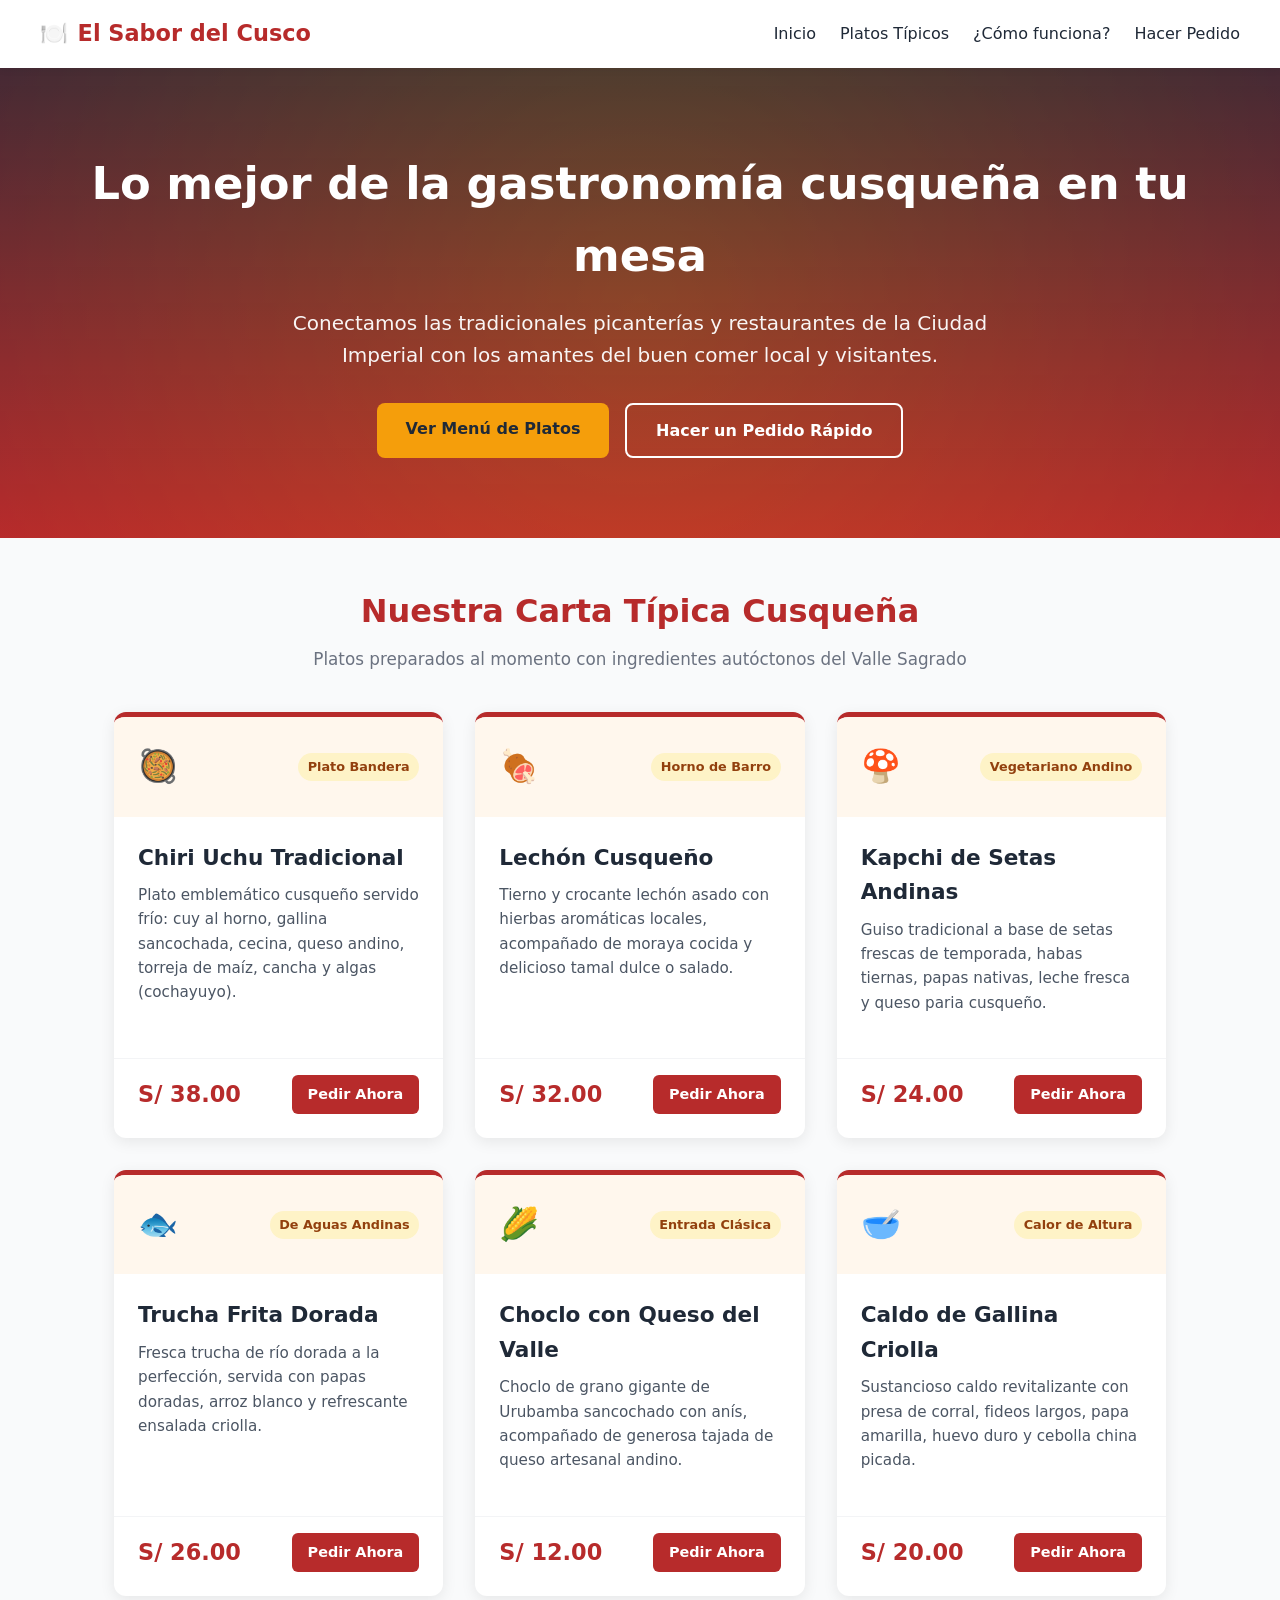
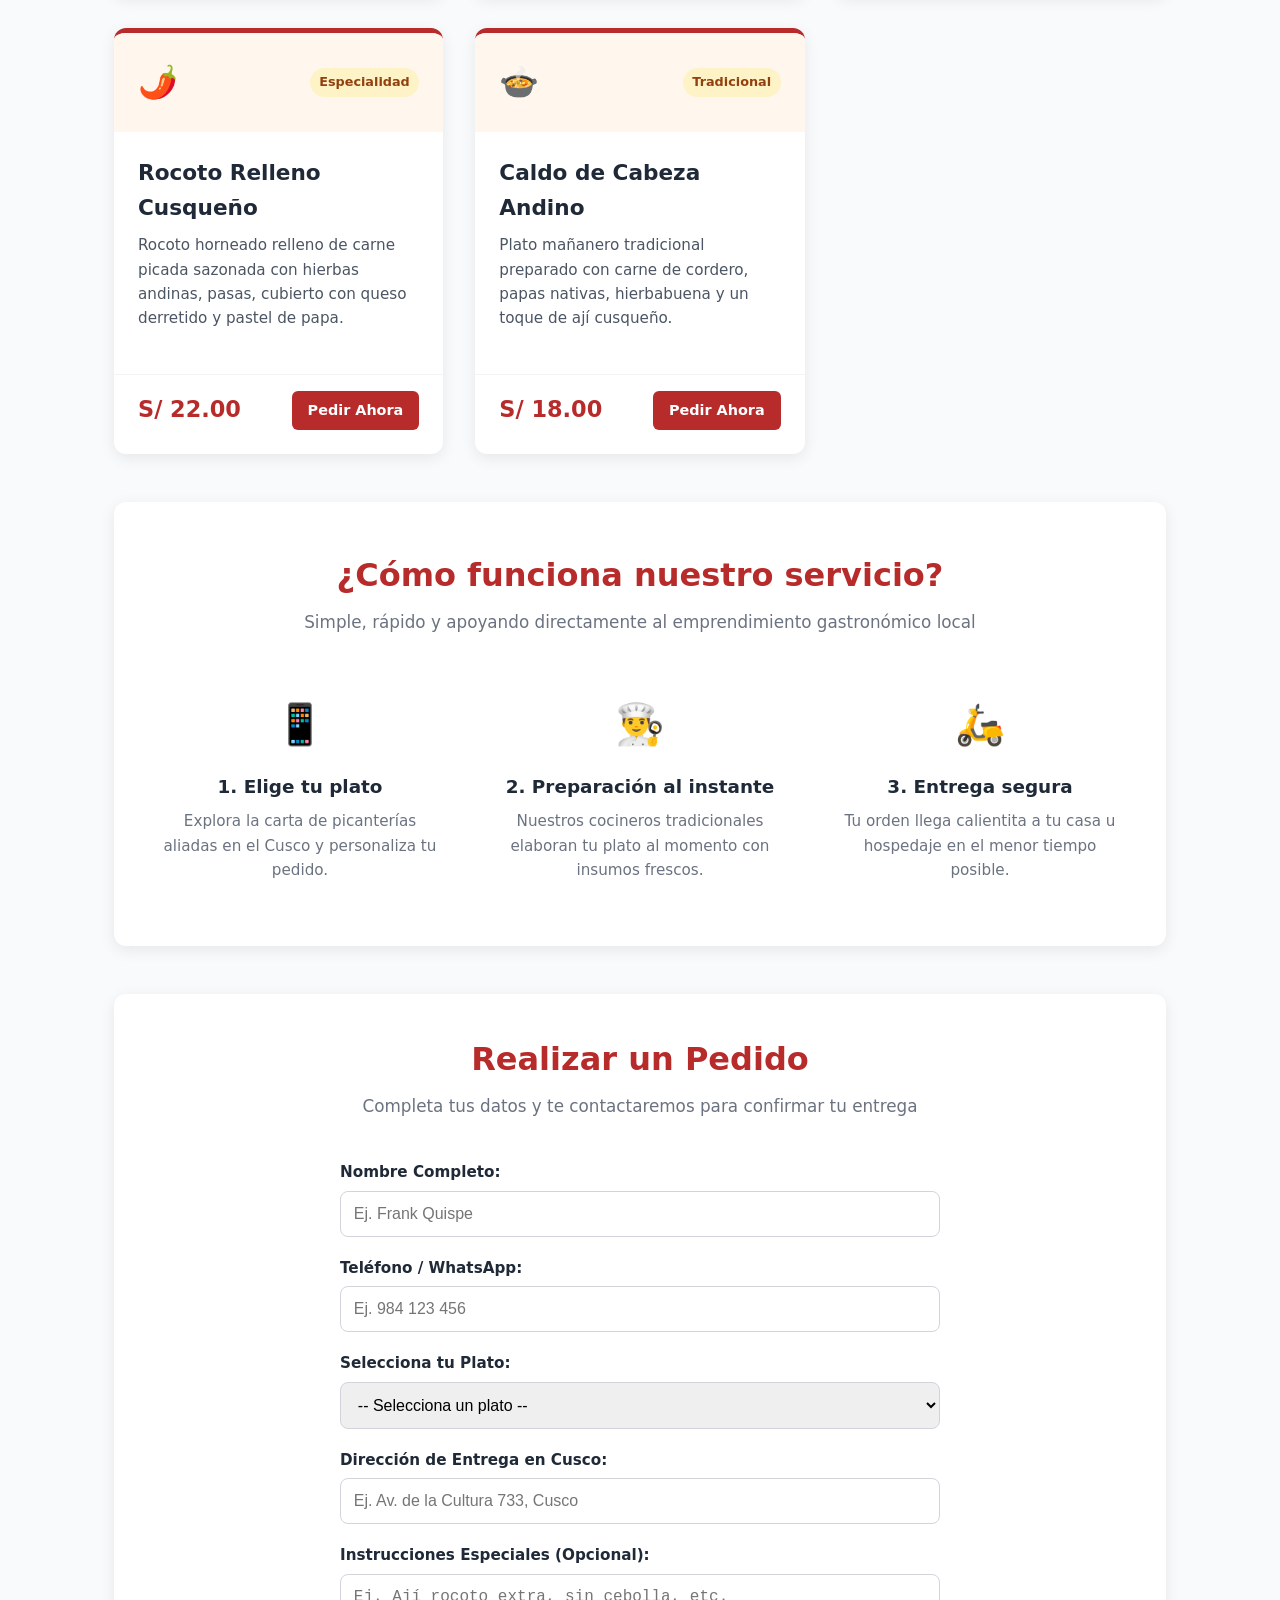
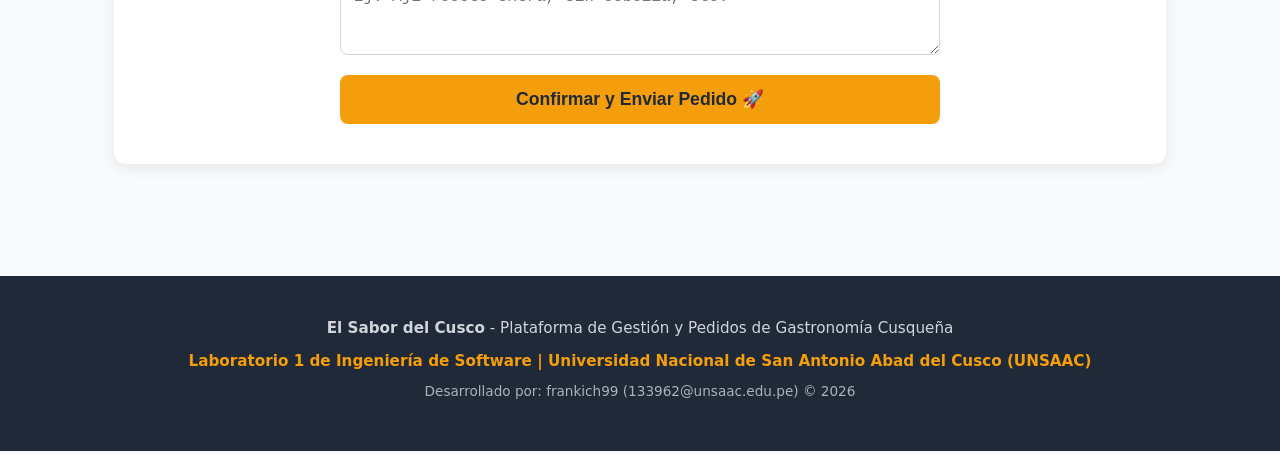
<file: index.html>
<!DOCTYPE html>
<html lang="es">
<head>
    <meta charset="UTF-8">
    <meta name="viewport" content="width=device-width, initial-scale=1.0">
    <title>El Sabor del Cusco - Pedidos de Comida Tradicional</title>
    <link rel="stylesheet" href="src/css/styles.css">
</head>
<body>

    <!-- Navegación -->
    <header>
        <nav class="navbar">
            <a href="#" class="logo">
                <span>🍽️</span> El Sabor del Cusco
            </a>
            <ul class="nav-links">
                <li><a href="#inicio">Inicio</a></li>
                <li><a href="#menu">Platos Típicos</a></li>
                <li><a href="#proceso">¿Cómo funciona?</a></li>
                <li><a href="#pedido">Hacer Pedido</a></li>
            </ul>
        </nav>
    </header>

    <!-- Hero Section -->
    <section class="hero" id="inicio">
        <h1>Lo mejor de la gastronomía cusqueña en tu mesa</h1>
        <p>Conectamos las tradicionales picanterías y restaurantes de la Ciudad Imperial con los amantes del buen comer local y visitantes.</p>
        <div class="hero-buttons">
            <a href="#menu" class="btn btn-primary">Ver Menú de Platos</a>
            <a href="#pedido" class="btn btn-outline">Hacer un Pedido Rápido</a>
        </div>
    </section>

    <!-- Menú de Platos Típicos -->
    <main class="container">
        <section class="menu-section" id="menu">
            <div class="section-title">
                <h2>Nuestra Carta Típica Cusqueña</h2>
                <p>Platos preparados al momento con ingredientes autóctonos del Valle Sagrado</p>
            </div>

            <div class="menu-grid">
                <!-- Plato 1 -->
                <article class="food-card">
                    <div class="card-header">
                        <span style="font-size: 2rem;">🥘</span>
                        <span class="food-badge">Plato Bandera</span>
                    </div>
                    <div class="card-body">
                        <h3>Chiri Uchu Tradicional</h3>
                        <p>Plato emblemático cusqueño servido frío: cuy al horno, gallina sancochada, cecina, queso andino, torreja de maíz, cancha y algas (cochayuyo).</p>
                    </div>
                    <div class="card-footer">
                        <span class="price">S/ 38.00</span>
                        <a href="#pedido" class="btn btn-sm">Pedir Ahora</a>
                    </div>
                </article>

                <!-- Plato 2 -->
                <article class="food-card">
                    <div class="card-header">
                        <span style="font-size: 2rem;">🍖</span>
                        <span class="food-badge">Horno de Barro</span>
                    </div>
                    <div class="card-body">
                        <h3>Lechón Cusqueño</h3>
                        <p>Tierno y crocante lechón asado con hierbas aromáticas locales, acompañado de moraya cocida y delicioso tamal dulce o salado.</p>
                    </div>
                    <div class="card-footer">
                        <span class="price">S/ 32.00</span>
                        <a href="#pedido" class="btn btn-sm">Pedir Ahora</a>
                    </div>
                </article>

                <!-- Plato 3 -->
                <article class="food-card">
                    <div class="card-header">
                        <span style="font-size: 2rem;">🍄</span>
                        <span class="food-badge">Vegetariano Andino</span>
                    </div>
                    <div class="card-body">
                        <h3>Kapchi de Setas Andinas</h3>
                        <p>Guiso tradicional a base de setas frescas de temporada, habas tiernas, papas nativas, leche fresca y queso paria cusqueño.</p>
                    </div>
                    <div class="card-footer">
                        <span class="price">S/ 24.00</span>
                        <a href="#pedido" class="btn btn-sm">Pedir Ahora</a>
                    </div>
                </article>

                <!-- Plato 4 -->
                <article class="food-card">
                    <div class="card-header">
                        <span style="font-size: 2rem;">🐟</span>
                        <span class="food-badge">De Aguas Andinas</span>
                    </div>
                    <div class="card-body">
                        <h3>Trucha Frita Dorada</h3>
                        <p>Fresca trucha de río dorada a la perfección, servida con papas doradas, arroz blanco y refrescante ensalada criolla.</p>
                    </div>
                    <div class="card-footer">
                        <span class="price">S/ 26.00</span>
                        <a href="#pedido" class="btn btn-sm">Pedir Ahora</a>
                    </div>
                </article>

                <!-- Plato 5 -->
                <article class="food-card">
                    <div class="card-header">
                        <span style="font-size: 2rem;">🌽</span>
                        <span class="food-badge">Entrada Clásica</span>
                    </div>
                    <div class="card-body">
                        <h3>Choclo con Queso del Valle</h3>
                        <p>Choclo de grano gigante de Urubamba sancochado con anís, acompañado de generosa tajada de queso artesanal andino.</p>
                    </div>
                    <div class="card-footer">
                        <span class="price">S/ 12.00</span>
                        <a href="#pedido" class="btn btn-sm">Pedir Ahora</a>
                    </div>
                </article>

                <!-- Plato 6 -->
                <article class="food-card">
                    <div class="card-header">
                        <span style="font-size: 2rem;">🥣</span>
                        <span class="food-badge">Calor de Altura</span>
                    </div>
                    <div class="card-body">
                        <h3>Caldo de Gallina Criolla</h3>
                        <p>Sustancioso caldo revitalizante con presa de corral, fideos largos, papa amarilla, huevo duro y cebolla china picada.</p>
                    </div>
                    <div class="card-footer">
                        <span class="price">S/ 20.00</span>
                        <a href="#pedido" class="btn btn-sm">Pedir Ahora</a>
                    </div>
                </article>

                <!-- Plato 7 -->
                <article class="food-card">
                    <div class="card-header">
                        <span style="font-size: 2rem;">🌶️</span>
                        <span class="food-badge">Especialidad</span>
                    </div>
                    <div class="card-body">
                        <h3>Rocoto Relleno Cusqueño</h3>
                        <p>Rocoto horneado relleno de carne picada sazonada con hierbas andinas, pasas, cubierto con queso derretido y pastel de papa.</p>
                    </div>
                    <div class="card-footer">
                        <span class="price">S/ 22.00</span>
                        <a href="#pedido" class="btn btn-sm">Pedir Ahora</a>
                    </div>
                </article>

                <!-- Plato 8 -->
                <article class="food-card">
                    <div class="card-header">
                        <span style="font-size: 2rem;">🍲</span>
                        <span class="food-badge">Tradicional</span>
                    </div>
                    <div class="card-body">
                        <h3>Caldo de Cabeza Andino</h3>
                        <p>Plato mañanero tradicional preparado con carne de cordero, papas nativas, hierbabuena y un toque de ají cusqueño.</p>
                    </div>
                    <div class="card-footer">
                        <span class="price">S/ 18.00</span>
                        <a href="#pedido" class="btn btn-sm">Pedir Ahora</a>
                    </div>
                </article>
            </div>
        </section>

        <!-- ¿Cómo Funciona? -->
        <section class="features-section" id="proceso">
            <div class="section-title">
                <h2>¿Cómo funciona nuestro servicio?</h2>
                <p>Simple, rápido y apoyando directamente al emprendimiento gastronómico local</p>
            </div>
            <div class="features-grid">
                <div class="feature-item">
                    <div class="feature-icon">📱</div>
                    <h4>1. Elige tu plato</h4>
                    <p>Explora la carta de picanterías aliadas en el Cusco y personaliza tu pedido.</p>
                </div>
                <div class="feature-item">
                    <div class="feature-icon">👨‍🍳</div>
                    <h4>2. Preparación al instante</h4>
                    <p>Nuestros cocineros tradicionales elaboran tu plato al momento con insumos frescos.</p>
                </div>
                <div class="feature-item">
                    <div class="feature-icon">🛵</div>
                    <h4>3. Entrega segura</h4>
                    <p>Tu orden llega calientita a tu casa u hospedaje en el menor tiempo posible.</p>
                </div>
            </div>
        </section>

        <!-- Formulario de Pedido Simulado -->
        <section class="order-section" id="pedido">
            <div class="section-title">
                <h2>Realizar un Pedido</h2>
                <p>Completa tus datos y te contactaremos para confirmar tu entrega</p>
            </div>

            <form class="order-form">
                <div class="form-group">
                    <label for="nombre">Nombre Completo:</label>
                    <input type="text" id="nombre" placeholder="Ej. Frank Quispe" required>
                </div>

                <div class="form-group">
                    <label for="telefono">Teléfono / WhatsApp:</label>
                    <input type="tel" id="telefono" placeholder="Ej. 984 123 456" required>
                </div>

                <div class="form-group">
                    <label for="plato">Selecciona tu Plato:</label>
                    <select id="plato" required>
                        <option value="">-- Selecciona un plato --</option>
                        <option value="chiri-uchu">Chiri Uchu Tradicional - S/ 38.00</option>
                        <option value="lechon">Lechón Cusqueño - S/ 32.00</option>
                        <option value="kapchi">Kapchi de Setas Andinas - S/ 24.00</option>
                        <option value="trucha">Trucha Frita Dorada - S/ 26.00</option>
                        <option value="choclo">Choclo con Queso - S/ 12.00</option>
                        <option value="caldo">Caldo de Gallina Criolla - S/ 20.00</option>
                        <option value="rocoto">Rocoto Relleno Cusqueño - S/ 22.00</option>
                        <option value="cabeza">Caldo de Cabeza Andino - S/ 18.00</option>
                    </select>
                </div>

                <div class="form-group">
                    <label for="direccion">Dirección de Entrega en Cusco:</label>
                    <input type="text" id="direccion" placeholder="Ej. Av. de la Cultura 733, Cusco" required>
                </div>

                <div class="form-group">
                    <label for="notas">Instrucciones Especiales (Opcional):</label>
                    <textarea id="notas" rows="3" placeholder="Ej. Ají rocoto extra, sin cebolla, etc."></textarea>
                </div>

                <button type="submit" class="btn btn-primary" style="font-size: 1.1rem; padding: 0.9rem;">Confirmar y Enviar Pedido 🚀</button>
            </form>
        </section>
    </main>

    <!-- Footer -->
    <footer>
        <p><strong>El Sabor del Cusco</strong> - Plataforma de Gestión y Pedidos de Gastronomía Cusqueña</p>
        <p class="footer-credits">Laboratorio 1 de Ingeniería de Software | Universidad Nacional de San Antonio Abad del Cusco (UNSAAC)</p>
        <p style="font-size: 0.85rem; margin-top: 0.5rem; opacity: 0.8;">Desarrollado por: frankich99 (133962@unsaac.edu.pe) &copy; 2026</p>
    </footer>

    <!-- Script de interacción simple -->
    <script src="src/js/app.js"></script>
</body>
</html>
</file>
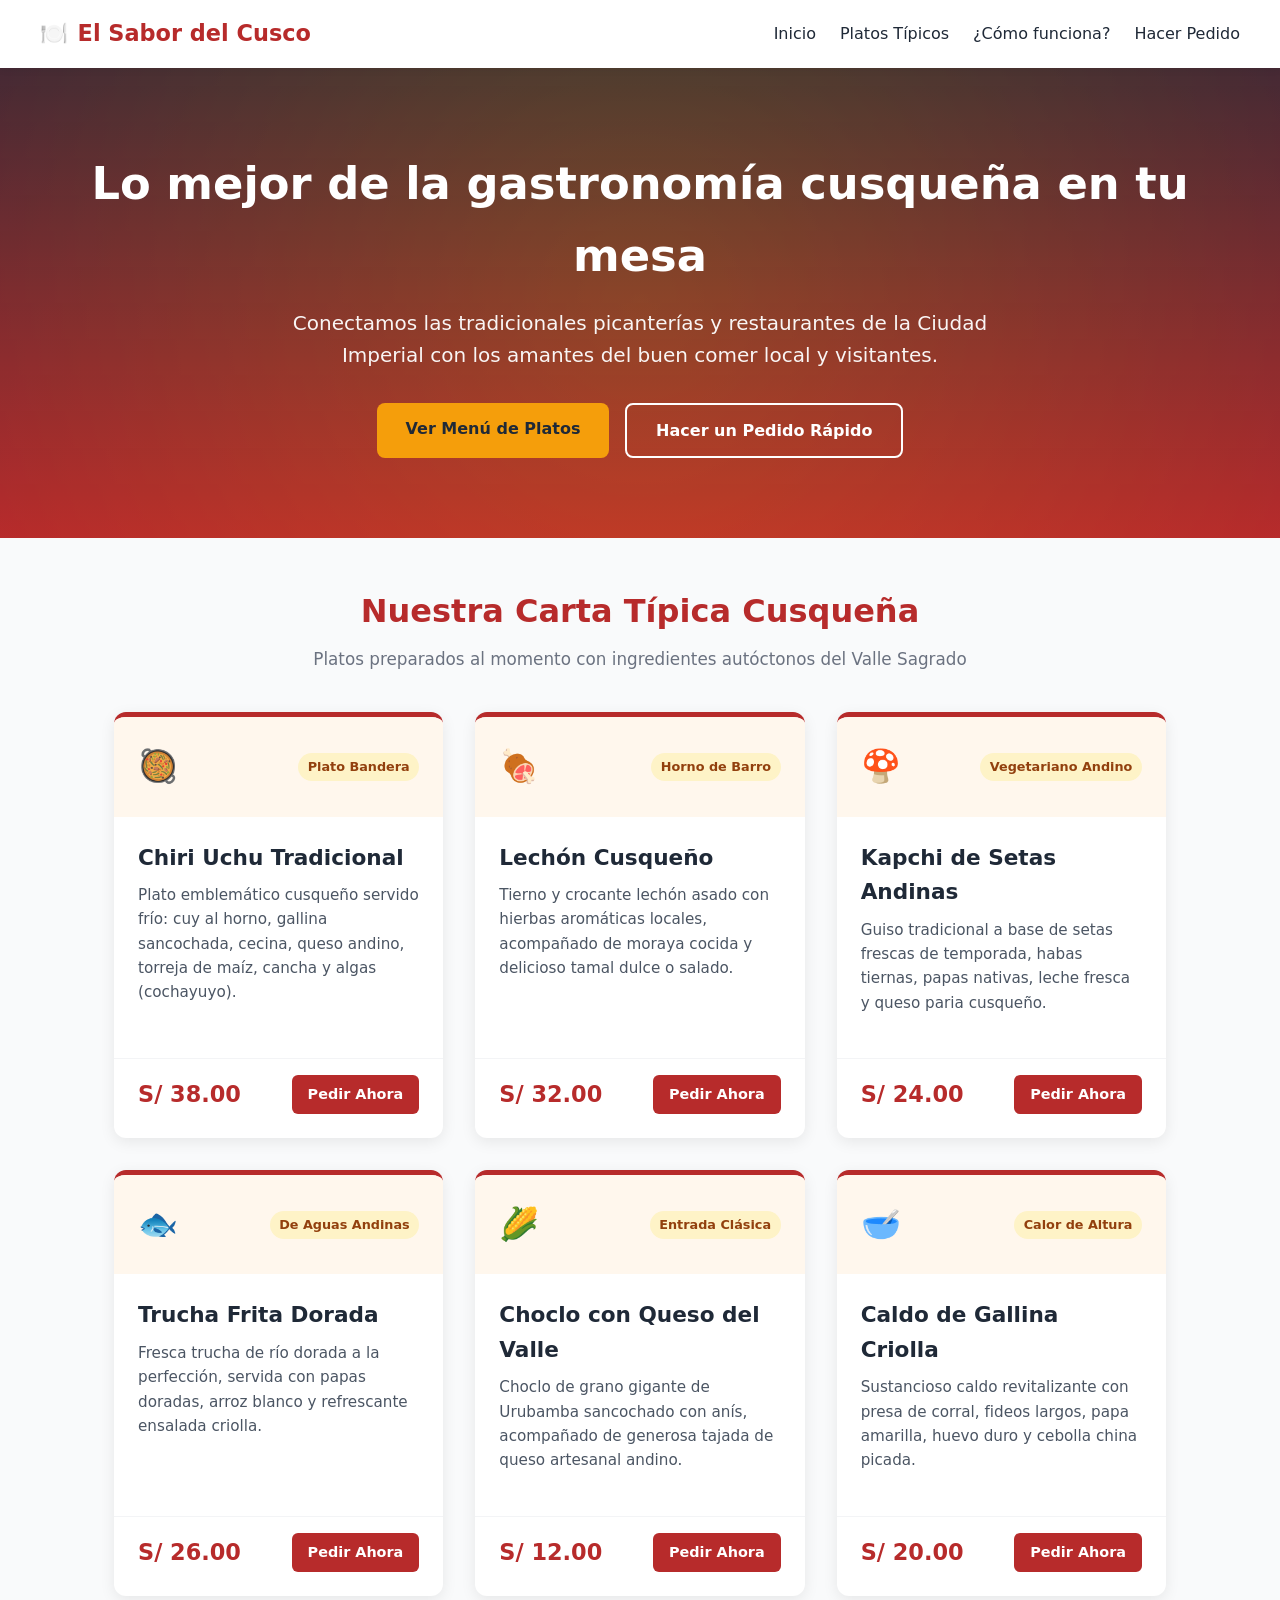
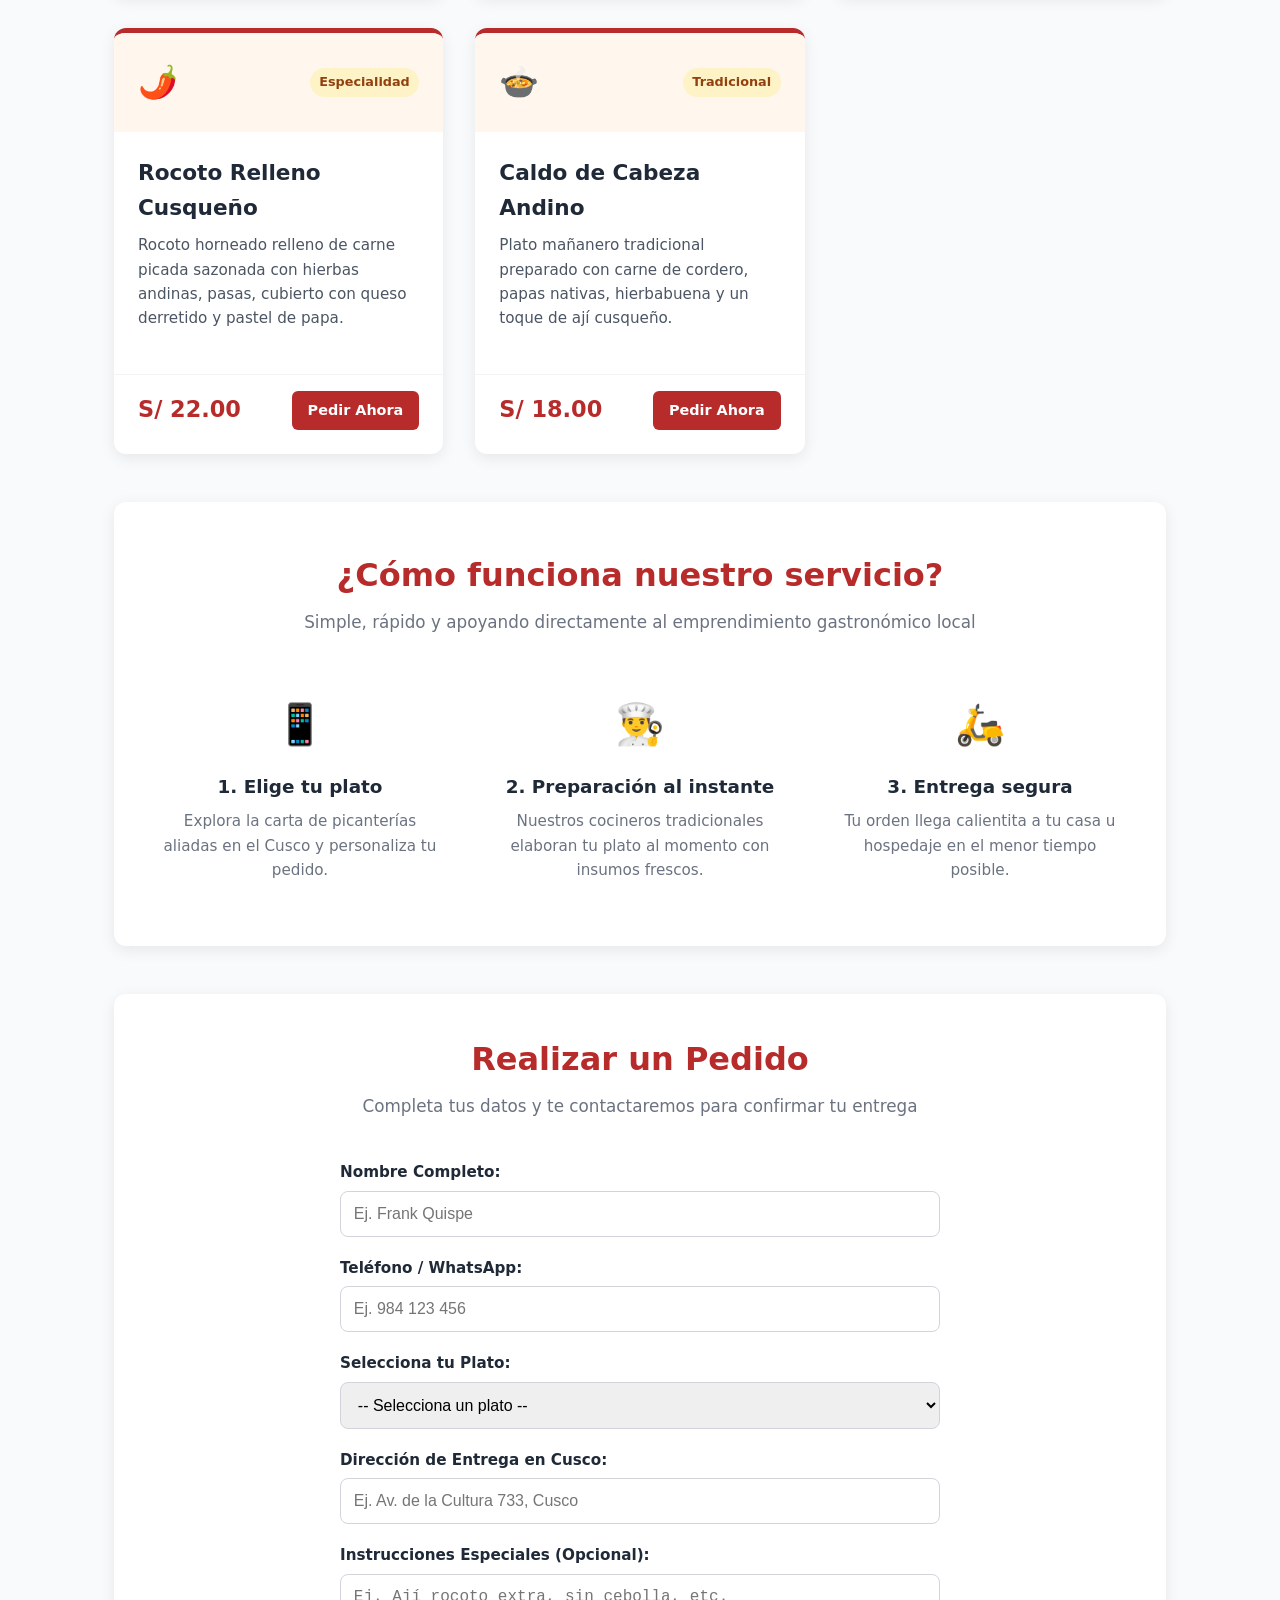
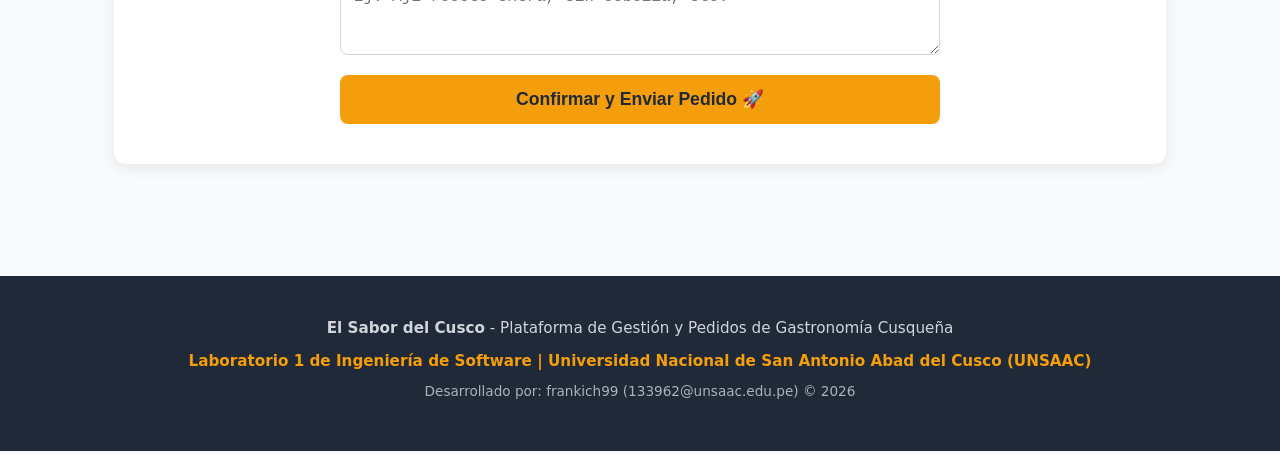
<file: src/index.html>
<!DOCTYPE html>
<html lang="es">
<head>
    <meta charset="UTF-8">
    <meta name="viewport" content="width=device-width, initial-scale=1.0">
    <title>El Sabor del Cusco - Pedidos de Comida Tradicional</title>
    <link rel="stylesheet" href="css/styles.css">
</head>
<body>

    <!-- Navegación -->
    <header>
        <nav class="navbar">
            <a href="#" class="logo">
                <span>🍽️</span> El Sabor del Cusco
            </a>
            <ul class="nav-links">
                <li><a href="#inicio">Inicio</a></li>
                <li><a href="#menu">Platos Típicos</a></li>
                <li><a href="#proceso">¿Cómo funciona?</a></li>
                <li><a href="#pedido">Hacer Pedido</a></li>
            </ul>
        </nav>
    </header>

    <!-- Hero Section -->
    <section class="hero" id="inicio">
        <h1>Lo mejor de la gastronomía cusqueña en tu mesa</h1>
        <p>Conectamos las tradicionales picanterías y restaurantes de la Ciudad Imperial con los amantes del buen comer local y visitantes.</p>
        <div class="hero-buttons">
            <a href="#menu" class="btn btn-primary">Ver Menú de Platos</a>
            <a href="#pedido" class="btn btn-outline">Hacer un Pedido Rápido</a>
        </div>
    </section>

    <!-- Menú de Platos Típicos -->
    <main class="container">
        <section class="menu-section" id="menu">
            <div class="section-title">
                <h2>Nuestra Carta Típica Cusqueña</h2>
                <p>Platos preparados al momento con ingredientes autóctonos del Valle Sagrado</p>
            </div>

            <div class="menu-grid">
                <!-- Plato 1 -->
                <article class="food-card">
                    <div class="card-header">
                        <span style="font-size: 2rem;">🥘</span>
                        <span class="food-badge">Plato Bandera</span>
                    </div>
                    <div class="card-body">
                        <h3>Chiri Uchu Tradicional</h3>
                        <p>Plato emblemático cusqueño servido frío: cuy al horno, gallina sancochada, cecina, queso andino, torreja de maíz, cancha y algas (cochayuyo).</p>
                    </div>
                    <div class="card-footer">
                        <span class="price">S/ 38.00</span>
                        <a href="#pedido" class="btn btn-sm">Pedir Ahora</a>
                    </div>
                </article>

                <!-- Plato 2 -->
                <article class="food-card">
                    <div class="card-header">
                        <span style="font-size: 2rem;">🍖</span>
                        <span class="food-badge">Horno de Barro</span>
                    </div>
                    <div class="card-body">
                        <h3>Lechón Cusqueño</h3>
                        <p>Tierno y crocante lechón asado con hierbas aromáticas locales, acompañado de moraya cocida y delicioso tamal dulce o salado.</p>
                    </div>
                    <div class="card-footer">
                        <span class="price">S/ 32.00</span>
                        <a href="#pedido" class="btn btn-sm">Pedir Ahora</a>
                    </div>
                </article>

                <!-- Plato 3 -->
                <article class="food-card">
                    <div class="card-header">
                        <span style="font-size: 2rem;">🍄</span>
                        <span class="food-badge">Vegetariano Andino</span>
                    </div>
                    <div class="card-body">
                        <h3>Kapchi de Setas Andinas</h3>
                        <p>Guiso tradicional a base de setas frescas de temporada, habas tiernas, papas nativas, leche fresca y queso paria cusqueño.</p>
                    </div>
                    <div class="card-footer">
                        <span class="price">S/ 24.00</span>
                        <a href="#pedido" class="btn btn-sm">Pedir Ahora</a>
                    </div>
                </article>

                <!-- Plato 4 -->
                <article class="food-card">
                    <div class="card-header">
                        <span style="font-size: 2rem;">🐟</span>
                        <span class="food-badge">De Aguas Andinas</span>
                    </div>
                    <div class="card-body">
                        <h3>Trucha Frita Dorada</h3>
                        <p>Fresca trucha de río dorada a la perfección, servida con papas doradas, arroz blanco y refrescante ensalada criolla.</p>
                    </div>
                    <div class="card-footer">
                        <span class="price">S/ 26.00</span>
                        <a href="#pedido" class="btn btn-sm">Pedir Ahora</a>
                    </div>
                </article>

                <!-- Plato 5 -->
                <article class="food-card">
                    <div class="card-header">
                        <span style="font-size: 2rem;">🌽</span>
                        <span class="food-badge">Entrada Clásica</span>
                    </div>
                    <div class="card-body">
                        <h3>Choclo con Queso del Valle</h3>
                        <p>Choclo de grano gigante de Urubamba sancochado con anís, acompañado de generosa tajada de queso artesanal andino.</p>
                    </div>
                    <div class="card-footer">
                        <span class="price">S/ 12.00</span>
                        <a href="#pedido" class="btn btn-sm">Pedir Ahora</a>
                    </div>
                </article>

                <!-- Plato 6 -->
                <article class="food-card">
                    <div class="card-header">
                        <span style="font-size: 2rem;">🥣</span>
                        <span class="food-badge">Calor de Altura</span>
                    </div>
                    <div class="card-body">
                        <h3>Caldo de Gallina Criolla</h3>
                        <p>Sustancioso caldo revitalizante con presa de corral, fideos largos, papa amarilla, huevo duro y cebolla china picada.</p>
                    </div>
                    <div class="card-footer">
                        <span class="price">S/ 20.00</span>
                        <a href="#pedido" class="btn btn-sm">Pedir Ahora</a>
                    </div>
                </article>

                <!-- Plato 7 -->
                <article class="food-card">
                    <div class="card-header">
                        <span style="font-size: 2rem;">🌶️</span>
                        <span class="food-badge">Especialidad</span>
                    </div>
                    <div class="card-body">
                        <h3>Rocoto Relleno Cusqueño</h3>
                        <p>Rocoto horneado relleno de carne picada sazonada con hierbas andinas, pasas, cubierto con queso derretido y pastel de papa.</p>
                    </div>
                    <div class="card-footer">
                        <span class="price">S/ 22.00</span>
                        <a href="#pedido" class="btn btn-sm">Pedir Ahora</a>
                    </div>
                </article>

                <!-- Plato 8 -->
                <article class="food-card">
                    <div class="card-header">
                        <span style="font-size: 2rem;">🍲</span>
                        <span class="food-badge">Tradicional</span>
                    </div>
                    <div class="card-body">
                        <h3>Caldo de Cabeza Andino</h3>
                        <p>Plato mañanero tradicional preparado con carne de cordero, papas nativas, hierbabuena y un toque de ají cusqueño.</p>
                    </div>
                    <div class="card-footer">
                        <span class="price">S/ 18.00</span>
                        <a href="#pedido" class="btn btn-sm">Pedir Ahora</a>
                    </div>
                </article>
            </div>
        </section>

        <!-- ¿Cómo Funciona? -->
        <section class="features-section" id="proceso">
            <div class="section-title">
                <h2>¿Cómo funciona nuestro servicio?</h2>
                <p>Simple, rápido y apoyando directamente al emprendimiento gastronómico local</p>
            </div>
            <div class="features-grid">
                <div class="feature-item">
                    <div class="feature-icon">📱</div>
                    <h4>1. Elige tu plato</h4>
                    <p>Explora la carta de picanterías aliadas en el Cusco y personaliza tu pedido.</p>
                </div>
                <div class="feature-item">
                    <div class="feature-icon">👨‍🍳</div>
                    <h4>2. Preparación al instante</h4>
                    <p>Nuestros cocineros tradicionales elaboran tu plato al momento con insumos frescos.</p>
                </div>
                <div class="feature-item">
                    <div class="feature-icon">🛵</div>
                    <h4>3. Entrega segura</h4>
                    <p>Tu orden llega calientita a tu casa u hospedaje en el menor tiempo posible.</p>
                </div>
            </div>
        </section>

        <!-- Formulario de Pedido Simulado -->
        <section class="order-section" id="pedido">
            <div class="section-title">
                <h2>Realizar un Pedido</h2>
                <p>Completa tus datos y te contactaremos para confirmar tu entrega</p>
            </div>

            <form class="order-form" onsubmit="event.preventDefault(); alert('¡Gracias por tu pedido en El Sabor del Cusco! Tu orden ha sido registrada con éxito.');">
                <div class="form-group">
                    <label for="nombre">Nombre Completo:</label>
                    <input type="text" id="nombre" placeholder="Ej. Frank Quispe" required>
                </div>

                <div class="form-group">
                    <label for="telefono">Teléfono / WhatsApp:</label>
                    <input type="tel" id="telefono" placeholder="Ej. 984 123 456" required>
                </div>

                <div class="form-group">
                    <label for="plato">Selecciona tu Plato:</label>
                    <select id="plato" required>
                        <option value="">-- Selecciona un plato --</option>
                        <option value="chiri-uchu">Chiri Uchu Tradicional - S/ 38.00</option>
                        <option value="lechon">Lechón Cusqueño - S/ 32.00</option>
                        <option value="kapchi">Kapchi de Setas Andinas - S/ 24.00</option>
                        <option value="trucha">Trucha Frita Dorada - S/ 26.00</option>
                        <option value="choclo">Choclo con Queso - S/ 12.00</option>
                        <option value="caldo">Caldo de Gallina Criolla - S/ 20.00</option>
                        <option value="rocoto">Rocoto Relleno Cusqueño - S/ 22.00</option>
                        <option value="cabeza">Caldo de Cabeza Andino - S/ 18.00</option>
                    </select>
                </div>

                <div class="form-group">
                    <label for="direccion">Dirección de Entrega en Cusco:</label>
                    <input type="text" id="direccion" placeholder="Ej. Av. de la Cultura 733, Cusco" required>
                </div>

                <div class="form-group">
                    <label for="notas">Instrucciones Especiales (Opcional):</label>
                    <textarea id="notas" rows="3" placeholder="Ej. Ají rocoto extra, sin cebolla, etc."></textarea>
                </div>

                <button type="submit" class="btn btn-primary" style="font-size: 1.1rem; padding: 0.9rem;">Confirmar y Enviar Pedido 🚀</button>
            </form>
        </section>
    </main>

    <!-- Footer -->
    <footer>
        <p><strong>El Sabor del Cusco</strong> - Plataforma de Gestión y Pedidos de Gastronomía Cusqueña</p>
        <p class="footer-credits">Laboratorio 1 de Ingeniería de Software | Universidad Nacional de San Antonio Abad del Cusco (UNSAAC)</p>
        <p style="font-size: 0.85rem; margin-top: 0.5rem; opacity: 0.8;">Desarrollado por: frankich99 (133962@unsaac.edu.pe) &copy; 2026</p>
    </footer>

    <!-- Script de interacción simple -->
    <script src="js/app.js"></script>
</body>
</html>
</file>
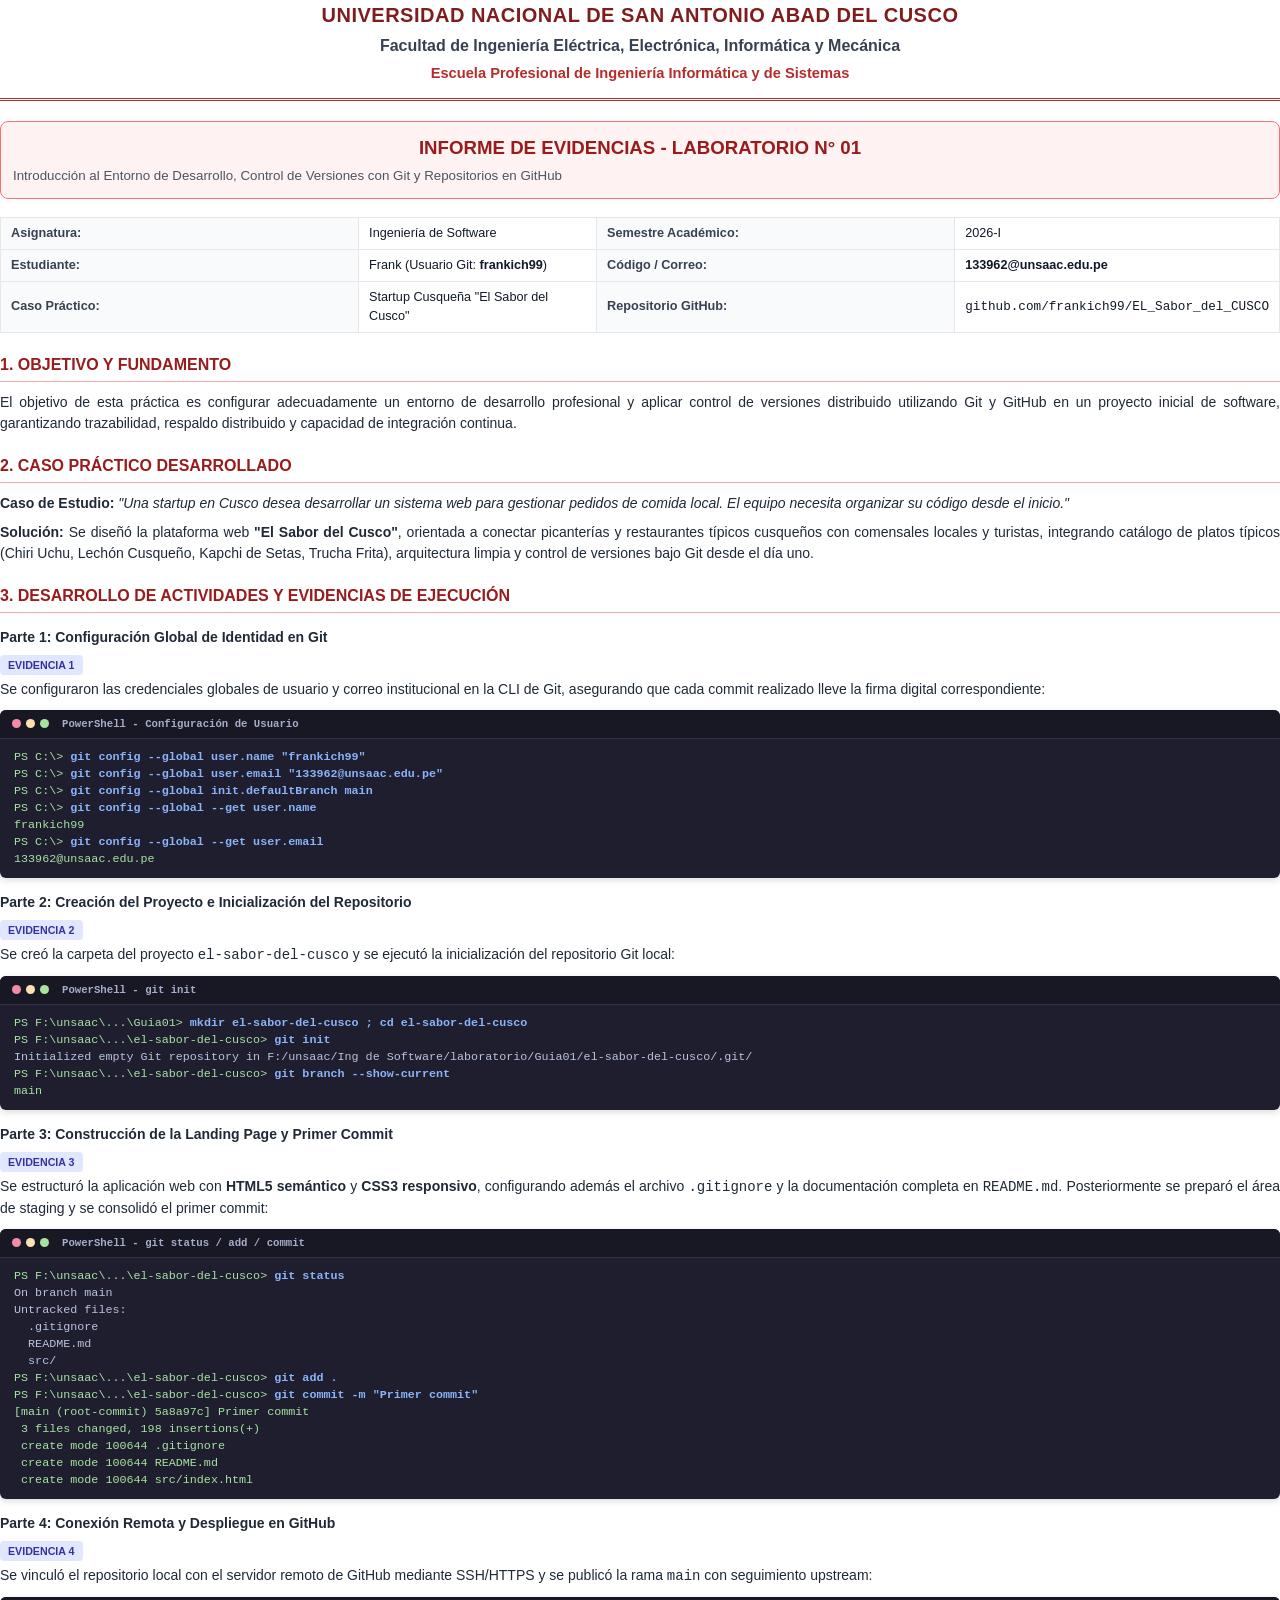
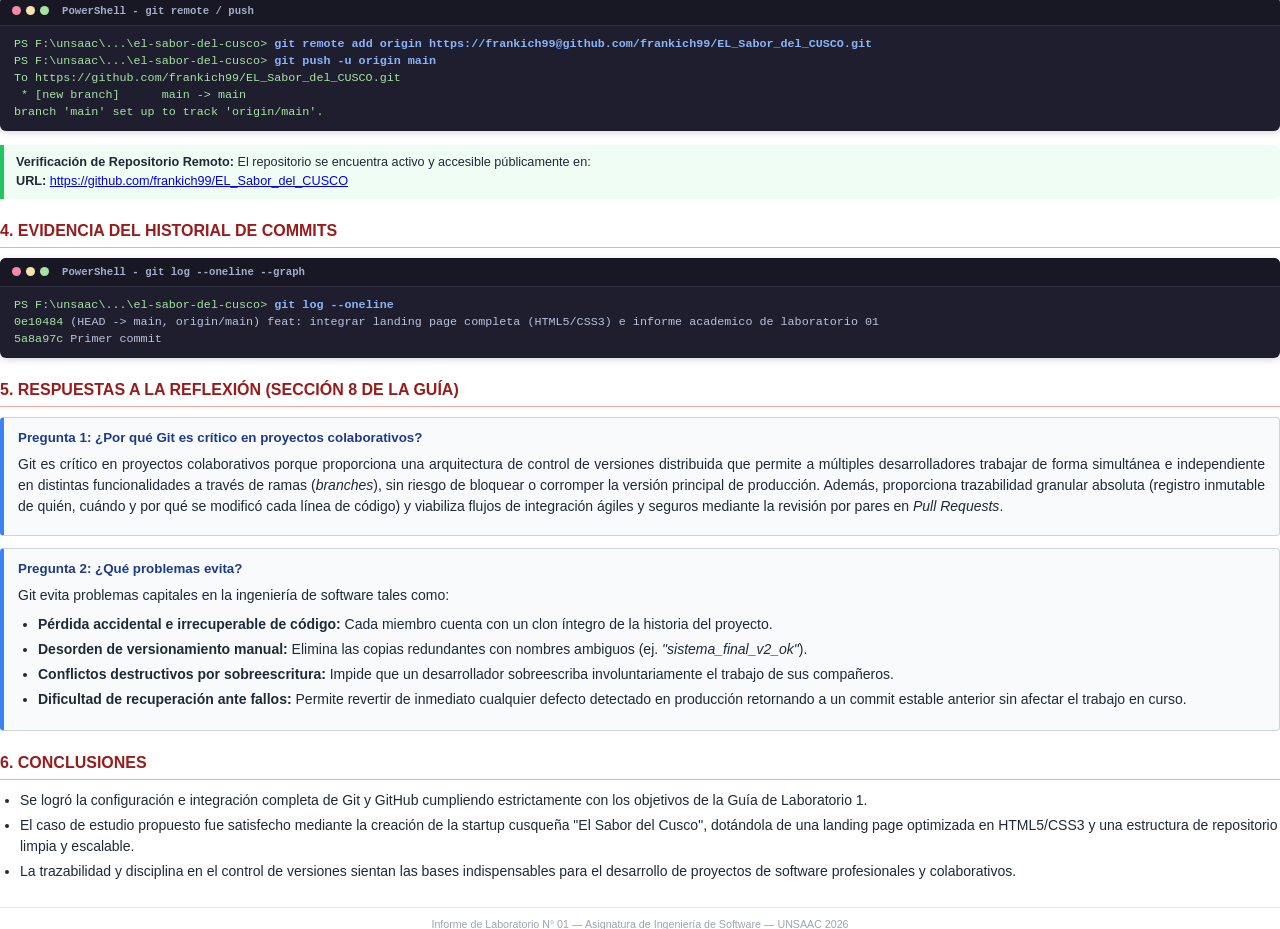
<file: INFORME_LAB01.html>
<!DOCTYPE html>
<html lang="es">
<head>
    <meta charset="UTF-8">
    <title>Informe Laboratorio 1 - Ingeniería de Software UNSAAC</title>
    <style>
        @page {
            size: A4;
            margin: 18mm 15mm;
            @bottom-right {
                content: counter(page);
            }
        }
        body {
            font-family: 'Segoe UI', Arial, sans-serif;
            color: #1f2937;
            line-height: 1.5;
            font-size: 10.5pt;
            background-color: #ffffff;
            margin: 0;
            padding: 0;
        }
        .header-univ {
            text-align: center;
            border-bottom: 3px double #b72b2b;
            padding-bottom: 12px;
            margin-bottom: 20px;
        }
        .header-univ h1 {
            font-size: 15pt;
            margin: 0;
            color: #7f1d1d;
            text-transform: uppercase;
            letter-spacing: 0.5px;
        }
        .header-univ h2 {
            font-size: 12pt;
            margin: 4px 0;
            color: #374151;
            font-weight: 600;
        }
        .header-univ h3 {
            font-size: 11pt;
            margin: 2px 0;
            color: #b72b2b;
            font-weight: 700;
        }
        .doc-title-box {
            background-color: #fef2f2;
            border: 1.5px solid #f87171;
            border-radius: 8px;
            padding: 12px;
            text-align: center;
            margin-bottom: 18px;
        }
        .doc-title-box h2 {
            margin: 0;
            color: #991b1b;
            font-size: 14pt;
        }
        .doc-title-box p {
            margin: 4px 0 0 0;
            font-size: 10pt;
            color: #4b5563;
            font-weight: 500;
        }
        .meta-table {
            width: 100%;
            border-collapse: collapse;
            margin-bottom: 20px;
            font-size: 9.5pt;
        }
        .meta-table td {
            padding: 6px 10px;
            border: 1px solid #e5e7eb;
        }
        .meta-table td.label {
            background-color: #f9fafb;
            font-weight: bold;
            width: 28%;
            color: #374151;
        }
        .meta-table td.val {
            color: #111827;
        }
        h2.section-header {
            color: #991b1b;
            font-size: 12pt;
            border-bottom: 1.5px solid #fca5a5;
            padding-bottom: 4px;
            margin-top: 20px;
            margin-bottom: 10px;
            text-transform: uppercase;
        }
        h3.sub-header {
            color: #1f2937;
            font-size: 10.5pt;
            margin-top: 14px;
            margin-bottom: 6px;
        }
        p {
            margin: 0 0 8px 0;
            text-align: justify;
        }
        ul {
            margin: 0 0 10px 20px;
            padding: 0;
        }
        li {
            margin-bottom: 4px;
        }
        /* Terminal Mockup */
        .terminal {
            background-color: #1e1e2e;
            color: #cdd6f4;
            border-radius: 6px;
            font-family: 'Consolas', 'Courier New', monospace;
            font-size: 8.8pt;
            margin: 10px 0 14px 0;
            overflow: hidden;
            box-shadow: 0 2px 6px rgba(0,0,0,0.15);
            page-break-inside: avoid;
        }
        .terminal-header {
            background-color: #181825;
            padding: 6px 12px;
            display: flex;
            align-items: center;
            border-bottom: 1px solid #313244;
        }
        .terminal-dots {
            display: inline-block;
            width: 9px;
            height: 9px;
            border-radius: 50%;
            background-color: #f38ba8;
            margin-right: 5px;
            box-shadow: 14px 0 0 #f9e2af, 28px 0 0 #a6e3a1;
        }
        .terminal-title {
            margin-left: 36px;
            color: #a6adc8;
            font-size: 8pt;
            font-weight: 600;
        }
        .terminal-body {
            padding: 10px 14px;
            line-height: 1.45;
        }
        .cmd-line {
            color: #89b4fa;
            font-weight: bold;
        }
        .prompt {
            color: #a6e3a1;
        }
        .output-text {
            color: #bac2de;
        }
        .output-success {
            color: #a6e3a1;
        }
        .output-warn {
            color: #f9e2af;
        }

        /* Evidence Card */
        .evidence-badge {
            display: inline-block;
            background-color: #e0e7ff;
            color: #3730a3;
            font-size: 8pt;
            font-weight: 700;
            padding: 2px 8px;
            border-radius: 4px;
            margin-bottom: 4px;
            text-transform: uppercase;
        }
        .info-callout {
            background-color: #f0fdf4;
            border-left: 4px solid #22c55e;
            padding: 8px 12px;
            margin: 10px 0;
            border-radius: 0 6px 6px 0;
            font-size: 9.5pt;
        }
        .question-box {
            background-color: #f8fafc;
            border: 1px solid #cbd5e1;
            border-left: 4px solid #3b82f6;
            border-radius: 4px;
            padding: 10px 14px;
            margin-bottom: 12px;
            page-break-inside: avoid;
        }
        .question-title {
            font-weight: bold;
            color: #1e3a8a;
            margin-bottom: 6px;
            font-size: 10pt;
        }
        .page-break {
            page-break-before: always;
        }
        .footer-note {
            text-align: center;
            font-size: 8pt;
            color: #9ca3af;
            margin-top: 25px;
            border-top: 1px solid #e5e7eb;
            padding-top: 8px;
        }
    </style>
</head>
<body>

    <!-- Encabezado Institucional -->
    <div class="header-univ">
        <h1>Universidad Nacional de San Antonio Abad del Cusco</h1>
        <h2>Facultad de Ingeniería Eléctrica, Electrónica, Informática y Mecánica</h2>
        <h3>Escuela Profesional de Ingeniería Informática y de Sistemas</h3>
    </div>

    <!-- Título del Documento -->
    <div class="doc-title-box">
        <h2>INFORME DE EVIDENCIAS - LABORATORIO N° 01</h2>
        <p>Introducción al Entorno de Desarrollo, Control de Versiones con Git y Repositorios en GitHub</p>
    </div>

    <!-- Metadatos del Estudiante -->
    <table class="meta-table">
        <tr>
            <td class="label">Asignatura:</td>
            <td class="val">Ingeniería de Software</td>
            <td class="label">Semestre Académico:</td>
            <td class="val">2026-I</td>
        </tr>
        <tr>
            <td class="label">Estudiante:</td>
            <td class="val">Frank (Usuario Git: <strong>frankich99</strong>)</td>
            <td class="label">Código / Correo:</td>
            <td class="val"><strong>133962@unsaac.edu.pe</strong></td>
        </tr>
        <tr>
            <td class="label">Caso Práctico:</td>
            <td class="val">Startup Cusqueña "El Sabor del Cusco"</td>
            <td class="label">Repositorio GitHub:</td>
            <td class="val"><code>github.com/frankich99/EL_Sabor_del_CUSCO</code></td>
        </tr>
    </table>

    <!-- Sección 1 -->
    <h2 class="section-header">1. Objetivo y Fundamento</h2>
    <p>
        El objetivo de esta práctica es configurar adecuadamente un entorno de desarrollo profesional y aplicar control de versiones distribuido utilizando Git y GitHub en un proyecto inicial de software, garantizando trazabilidad, respaldo distribuido y capacidad de integración continua.
    </p>

    <!-- Sección 2 -->
    <h2 class="section-header">2. Caso Práctico Desarrollado</h2>
    <p>
        <strong>Caso de Estudio:</strong> <em>"Una startup en Cusco desea desarrollar un sistema web para gestionar pedidos de comida local. El equipo necesita organizar su código desde el inicio."</em>
    </p>
    <p>
        <strong>Solución:</strong> Se diseñó la plataforma web <strong>"El Sabor del Cusco"</strong>, orientada a conectar picanterías y restaurantes típicos cusqueños con comensales locales y turistas, integrando catálogo de platos típicos (Chiri Uchu, Lechón Cusqueño, Kapchi de Setas, Trucha Frita), arquitectura limpia y control de versiones bajo Git desde el día uno.
    </p>

    <!-- Sección 3: Evidencias Paso a Paso -->
    <h2 class="section-header">3. Desarrollo de Actividades y Evidencias de Ejecución</h2>

    <!-- Paso 1 -->
    <h3 class="sub-header">Parte 1: Configuración Global de Identidad en Git</h3>
    <span class="evidence-badge">Evidencia 1</span>
    <p>Se configuraron las credenciales globales de usuario y correo institucional en la CLI de Git, asegurando que cada commit realizado lleve la firma digital correspondiente:</p>
    <div class="terminal">
        <div class="terminal-header">
            <span class="terminal-dots"></span>
            <span class="terminal-title">PowerShell - Configuración de Usuario</span>
        </div>
        <div class="terminal-body">
            <span class="prompt">PS C:\></span> <span class="cmd-line">git config --global user.name "frankich99"</span><br>
            <span class="prompt">PS C:\></span> <span class="cmd-line">git config --global user.email "133962@unsaac.edu.pe"</span><br>
            <span class="prompt">PS C:\></span> <span class="cmd-line">git config --global init.defaultBranch main</span><br>
            <span class="prompt">PS C:\></span> <span class="cmd-line">git config --global --get user.name</span><br>
            <span class="output-success">frankich99</span><br>
            <span class="prompt">PS C:\></span> <span class="cmd-line">git config --global --get user.email</span><br>
            <span class="output-success">133962@unsaac.edu.pe</span>
        </div>
    </div>

    <!-- Paso 2 -->
    <h3 class="sub-header">Parte 2: Creación del Proyecto e Inicialización del Repositorio</h3>
    <span class="evidence-badge">Evidencia 2</span>
    <p>Se creó la carpeta del proyecto <code>el-sabor-del-cusco</code> y se ejecutó la inicialización del repositorio Git local:</p>
    <div class="terminal">
        <div class="terminal-header">
            <span class="terminal-dots"></span>
            <span class="terminal-title">PowerShell - git init</span>
        </div>
        <div class="terminal-body">
            <span class="prompt">PS F:\unsaac\...\Guia01></span> <span class="cmd-line">mkdir el-sabor-del-cusco ; cd el-sabor-del-cusco</span><br>
            <span class="prompt">PS F:\unsaac\...\el-sabor-del-cusco></span> <span class="cmd-line">git init</span><br>
            <span class="output-text">Initialized empty Git repository in F:/unsaac/Ing de Software/laboratorio/Guia01/el-sabor-del-cusco/.git/</span><br>
            <span class="prompt">PS F:\unsaac\...\el-sabor-del-cusco></span> <span class="cmd-line">git branch --show-current</span><br>
            <span class="output-success">main</span>
        </div>
    </div>

    <div class="page-break"></div>

    <!-- Paso 3 -->
    <h3 class="sub-header">Parte 3: Construcción de la Landing Page y Primer Commit</h3>
    <span class="evidence-badge">Evidencia 3</span>
    <p>Se estructuró la aplicación web con <strong>HTML5 semántico</strong> y <strong>CSS3 responsivo</strong>, configurando además el archivo <code>.gitignore</code> y la documentación completa en <code>README.md</code>. Posteriormente se preparó el área de staging y se consolidó el primer commit:</p>
    <div class="terminal">
        <div class="terminal-header">
            <span class="terminal-dots"></span>
            <span class="terminal-title">PowerShell - git status / add / commit</span>
        </div>
        <div class="terminal-body">
            <span class="prompt">PS F:\unsaac\...\el-sabor-del-cusco></span> <span class="cmd-line">git status</span><br>
            <span class="output-text">On branch main<br>
            Untracked files:<br>
            &nbsp;&nbsp;.gitignore<br>
            &nbsp;&nbsp;README.md<br>
            &nbsp;&nbsp;src/</span><br>
            <span class="prompt">PS F:\unsaac\...\el-sabor-del-cusco></span> <span class="cmd-line">git add .</span><br>
            <span class="prompt">PS F:\unsaac\...\el-sabor-del-cusco></span> <span class="cmd-line">git commit -m "Primer commit"</span><br>
            <span class="output-success">[main (root-commit) 5a8a97c] Primer commit<br>
            &nbsp;3 files changed, 198 insertions(+)<br>
            &nbsp;create mode 100644 .gitignore<br>
            &nbsp;create mode 100644 README.md<br>
            &nbsp;create mode 100644 src/index.html</span>
        </div>
    </div>

    <!-- Paso 4 -->
    <h3 class="sub-header">Parte 4: Conexión Remota y Despliegue en GitHub</h3>
    <span class="evidence-badge">Evidencia 4</span>
    <p>Se vinculó el repositorio local con el servidor remoto de GitHub mediante SSH/HTTPS y se publicó la rama <code>main</code> con seguimiento upstream:</p>
    <div class="terminal">
        <div class="terminal-header">
            <span class="terminal-dots"></span>
            <span class="terminal-title">PowerShell - git remote / push</span>
        </div>
        <div class="terminal-body">
            <span class="prompt">PS F:\unsaac\...\el-sabor-del-cusco></span> <span class="cmd-line">git remote add origin https://frankich99@github.com/frankich99/EL_Sabor_del_CUSCO.git</span><br>
            <span class="prompt">PS F:\unsaac\...\el-sabor-del-cusco></span> <span class="cmd-line">git push -u origin main</span><br>
            <span class="output-success">To https://github.com/frankich99/EL_Sabor_del_CUSCO.git<br>
            &nbsp;* [new branch]&nbsp;&nbsp;&nbsp;&nbsp;&nbsp;&nbsp;main -> main<br>
            branch 'main' set up to track 'origin/main'.</span>
        </div>
    </div>

    <div class="info-callout">
        <strong>Verificación de Repositorio Remoto:</strong> El repositorio se encuentra activo y accesible públicamente en: <br>
        <strong>URL:</strong> <a href="https://github.com/frankich99/EL_Sabor_del_CUSCO" target="_blank">https://github.com/frankich99/EL_Sabor_del_CUSCO</a>
    </div>

    <!-- Sección 4: Historial de Commits -->
    <h2 class="section-header">4. Evidencia del Historial de Commits</h2>
    <div class="terminal">
        <div class="terminal-header">
            <span class="terminal-dots"></span>
            <span class="terminal-title">PowerShell - git log --oneline --graph</span>
        </div>
        <div class="terminal-body">
            <span class="prompt">PS F:\unsaac\...\el-sabor-del-cusco></span> <span class="cmd-line">git log --oneline</span><br>
            <span class="output-success">0e10484</span> <span class="output-text">(HEAD -> main, origin/main) feat: integrar landing page completa (HTML5/CSS3) e informe academico de laboratorio 01</span><br>
            <span class="output-success">5a8a97c</span> <span class="output-text">Primer commit</span>
        </div>
    </div>

    <!-- Sección 5: Reflexión -->
    <h2 class="section-header">5. Respuestas a la Reflexión (Sección 8 de la Guía)</h2>

    <div class="question-box">
        <div class="question-title">Pregunta 1: ¿Por qué Git es crítico en proyectos colaborativos?</div>
        <p>
            Git es crítico en proyectos colaborativos porque proporciona una arquitectura de control de versiones distribuida que permite a múltiples desarrolladores trabajar de forma simultánea e independiente en distintas funcionalidades a través de ramas (<em>branches</em>), sin riesgo de bloquear o corromper la versión principal de producción. Además, proporciona trazabilidad granular absoluta (registro inmutable de quién, cuándo y por qué se modificó cada línea de código) y viabiliza flujos de integración ágiles y seguros mediante la revisión por pares en <em>Pull Requests</em>.
        </p>
    </div>

    <div class="question-box">
        <div class="question-title">Pregunta 2: ¿Qué problemas evita?</div>
        <p>
            Git evita problemas capitales en la ingeniería de software tales como:
        </p>
        <ul>
            <li><strong>Pérdida accidental e irrecuperable de código:</strong> Cada miembro cuenta con un clon íntegro de la historia del proyecto.</li>
            <li><strong>Desorden de versionamiento manual:</strong> Elimina las copias redundantes con nombres ambiguos (ej. <em>"sistema_final_v2_ok"</em>).</li>
            <li><strong>Conflictos destructivos por sobreescritura:</strong> Impide que un desarrollador sobreescriba involuntariamente el trabajo de sus compañeros.</li>
            <li><strong>Dificultad de recuperación ante fallos:</strong> Permite revertir de inmediato cualquier defecto detectado en producción retornando a un commit estable anterior sin afectar el trabajo en curso.</li>
        </ul>
    </div>

    <!-- Sección 6: Conclusiones -->
    <h2 class="section-header">6. Conclusiones</h2>
    <ul>
        <li>Se logró la configuración e integración completa de Git y GitHub cumpliendo estrictamente con los objetivos de la Guía de Laboratorio 1.</li>
        <li>El caso de estudio propuesto fue satisfecho mediante la creación de la startup cusqueña "El Sabor del Cusco", dotándola de una landing page optimizada en HTML5/CSS3 y una estructura de repositorio limpia y escalable.</li>
        <li>La trazabilidad y disciplina en el control de versiones sientan las bases indispensables para el desarrollo de proyectos de software profesionales y colaborativos.</li>
    </ul>

    <div class="footer-note">
        Informe de Laboratorio N° 01 — Asignatura de Ingeniería de Software — UNSAAC 2026
    </div>

</body>
</html>
</file>
<file: src/css/styles.css>
/* ========================================================
   El Sabor del Cusco - Estilos Principales
   Ingeniería de Software - UNSAAC
   ======================================================== */

:root {
    --primary: #b72b2b;
    --primary-hover: #961f1f;
    --secondary: #d97706;
    --accent: #f59e0b;
    --dark: #1f2937;
    --gray-bg: #f9fafb;
    --white: #ffffff;
    --card-shadow: 0 4px 15px rgba(0, 0, 0, 0.08);
    --border-radius: 12px;
    --transition: all 0.3s ease;
}

* {
    margin: 0;
    padding: 0;
    box-sizing: border-box;
}

body {
    font-family: 'Segoe UI', system-ui, -apple-system, BlinkMacSystemFont, sans-serif;
    color: var(--dark);
    background-color: var(--gray-bg);
    line-height: 1.6;
}

/* Header & Navbar */
.navbar {
    background-color: var(--white);
    display: flex;
    justify-content: space-between;
    align-items: center;
    padding: 1rem 2.5rem;
    box-shadow: 0 2px 8px rgba(0,0,0,0.05);
    position: sticky;
    top: 0;
    z-index: 100;
}

.logo {
    display: flex;
    align-items: center;
    gap: 0.6rem;
    font-size: 1.4rem;
    font-weight: 700;
    color: var(--primary);
    text-decoration: none;
}

.nav-links {
    display: flex;
    gap: 1.5rem;
    list-style: none;
}

.nav-links a {
    text-decoration: none;
    color: var(--dark);
    font-weight: 500;
    transition: var(--transition);
}

.nav-links a:hover {
    color: var(--primary);
}

/* Hero Section */
.hero {
    background: linear-gradient(rgba(31, 41, 55, 0.75), rgba(183, 43, 43, 0.8)), 
                radial-gradient(circle, #f59e0b 0%, #b72b2b 100%);
    color: var(--white);
    text-align: center;
    padding: 5rem 1.5rem;
}

.hero h1 {
    font-size: 2.8rem;
    margin-bottom: 1rem;
    font-weight: 800;
}

.hero p {
    font-size: 1.25rem;
    max-width: 700px;
    margin: 0 auto 2rem auto;
    opacity: 0.95;
}

.hero-buttons {
    display: flex;
    justify-content: center;
    gap: 1rem;
    flex-wrap: wrap;
}

.btn {
    display: inline-block;
    padding: 0.8rem 1.8rem;
    border-radius: 8px;
    text-decoration: none;
    font-weight: 600;
    font-size: 1rem;
    transition: var(--transition);
    cursor: pointer;
    border: none;
}

.btn-primary {
    background-color: var(--accent);
    color: var(--dark);
}

.btn-primary:hover {
    background-color: #e08e00;
    transform: translateY(-2px);
}

.btn-outline {
    background-color: transparent;
    color: var(--white);
    border: 2px solid var(--white);
}

.btn-outline:hover {
    background-color: var(--white);
    color: var(--primary);
}

/* Contenedor general */
.container {
    max-width: 1100px;
    margin: 0 auto;
    padding: 3rem 1.5rem;
}

.section-title {
    text-align: center;
    margin-bottom: 2.5rem;
}

.section-title h2 {
    font-size: 2rem;
    color: var(--primary);
    margin-bottom: 0.5rem;
}

.section-title p {
    color: #6b7280;
    font-size: 1.05rem;
}

/* Platos Menú Grid */
.menu-grid {
    display: grid;
    grid-template-columns: repeat(auto-fit, minmax(300px, 1fr));
    gap: 2rem;
}

.food-card {
    background-color: var(--white);
    border-radius: var(--border-radius);
    overflow: hidden;
    box-shadow: var(--card-shadow);
    transition: var(--transition);
    border-top: 5px solid var(--primary);
    display: flex;
    flex-direction: column;
}

.food-card:hover {
    transform: translateY(-5px);
    box-shadow: 0 10px 25px rgba(0, 0, 0, 0.12);
}

.card-header {
    background-color: #fff7ed;
    padding: 1.5rem;
    display: flex;
    justify-content: space-between;
    align-items: center;
}

.food-badge {
    background-color: #fef3c7;
    color: #92400e;
    font-size: 0.8rem;
    font-weight: 700;
    padding: 0.25rem 0.6rem;
    border-radius: 20px;
}

.card-body {
    padding: 1.5rem;
    flex: 1;
}

.card-body h3 {
    font-size: 1.35rem;
    color: var(--dark);
    margin-bottom: 0.5rem;
}

.card-body p {
    color: #4b5563;
    font-size: 0.95rem;
    margin-bottom: 1.2rem;
}

.card-footer {
    padding: 1rem 1.5rem 1.5rem;
    display: flex;
    justify-content: space-between;
    align-items: center;
    border-top: 1px solid #f3f4f6;
}

.price {
    font-size: 1.4rem;
    font-weight: 800;
    color: var(--primary);
}

.btn-sm {
    padding: 0.5rem 1rem;
    font-size: 0.9rem;
    background-color: var(--primary);
    color: var(--white);
    border-radius: 6px;
    border: none;
    cursor: pointer;
    transition: var(--transition);
}

.btn-sm:hover {
    background-color: var(--primary-hover);
}

/* Features / Proceso */
.features-section {
    background-color: var(--white);
    border-radius: var(--border-radius);
    padding: 3rem 2rem;
    box-shadow: var(--card-shadow);
    margin: 3rem 0;
}

.features-grid {
    display: grid;
    grid-template-columns: repeat(auto-fit, minmax(240px, 1fr));
    gap: 2rem;
    text-align: center;
}

.feature-item {
    padding: 1rem;
}

.feature-icon {
    font-size: 2.5rem;
    margin-bottom: 1rem;
    color: var(--secondary);
}

.feature-item h4 {
    font-size: 1.15rem;
    margin-bottom: 0.5rem;
}

.feature-item p {
    color: #6b7280;
    font-size: 0.95rem;
}

/* Formulario de Pedido */
.order-section {
    background: #fff;
    border-radius: var(--border-radius);
    padding: 2.5rem;
    box-shadow: var(--card-shadow);
}

.order-form {
    max-width: 600px;
    margin: 0 auto;
    display: flex;
    flex-direction: column;
    gap: 1.2rem;
}

.form-group {
    display: flex;
    flex-direction: column;
    gap: 0.4rem;
}

.form-group label {
    font-weight: 600;
    font-size: 0.95rem;
    color: var(--dark);
}

.form-group input, 
.form-group select, 
.form-group textarea {
    padding: 0.8rem;
    border: 1px solid #d1d5db;
    border-radius: 8px;
    font-size: 1rem;
    outline: none;
    transition: var(--transition);
}

.form-group input:focus, 
.form-group select:focus, 
.form-group textarea:focus {
    border-color: var(--primary);
    box-shadow: 0 0 0 3px rgba(183, 43, 43, 0.15);
}

/* Footer */
footer {
    background-color: var(--dark);
    color: #d1d5db;
    text-align: center;
    padding: 2.5rem 1.5rem;
    margin-top: 4rem;
}

footer p {
    margin-bottom: 0.5rem;
    font-size: 0.95rem;
}

.footer-credits {
    color: var(--accent);
    font-weight: 600;
}

/* Resumen de orden interactivo */
.order-summary {
    background-color: #fef3c7;
    border-left: 4px solid var(--accent);
    padding: 1rem;
    border-radius: 8px;
    font-size: 0.95rem;
    color: #78350f;
    margin-top: 0.5rem;
    display: none;
}

.order-summary.active {
    display: block;
}

@media (max-width: 768px) {
    .navbar {
        flex-direction: column;
        gap: 1rem;
        padding: 1rem;
    }
    .hero h1 {
        font-size: 2rem;
    }
    .menu-grid {
        grid-template-columns: 1fr;
    }
}
</file>
